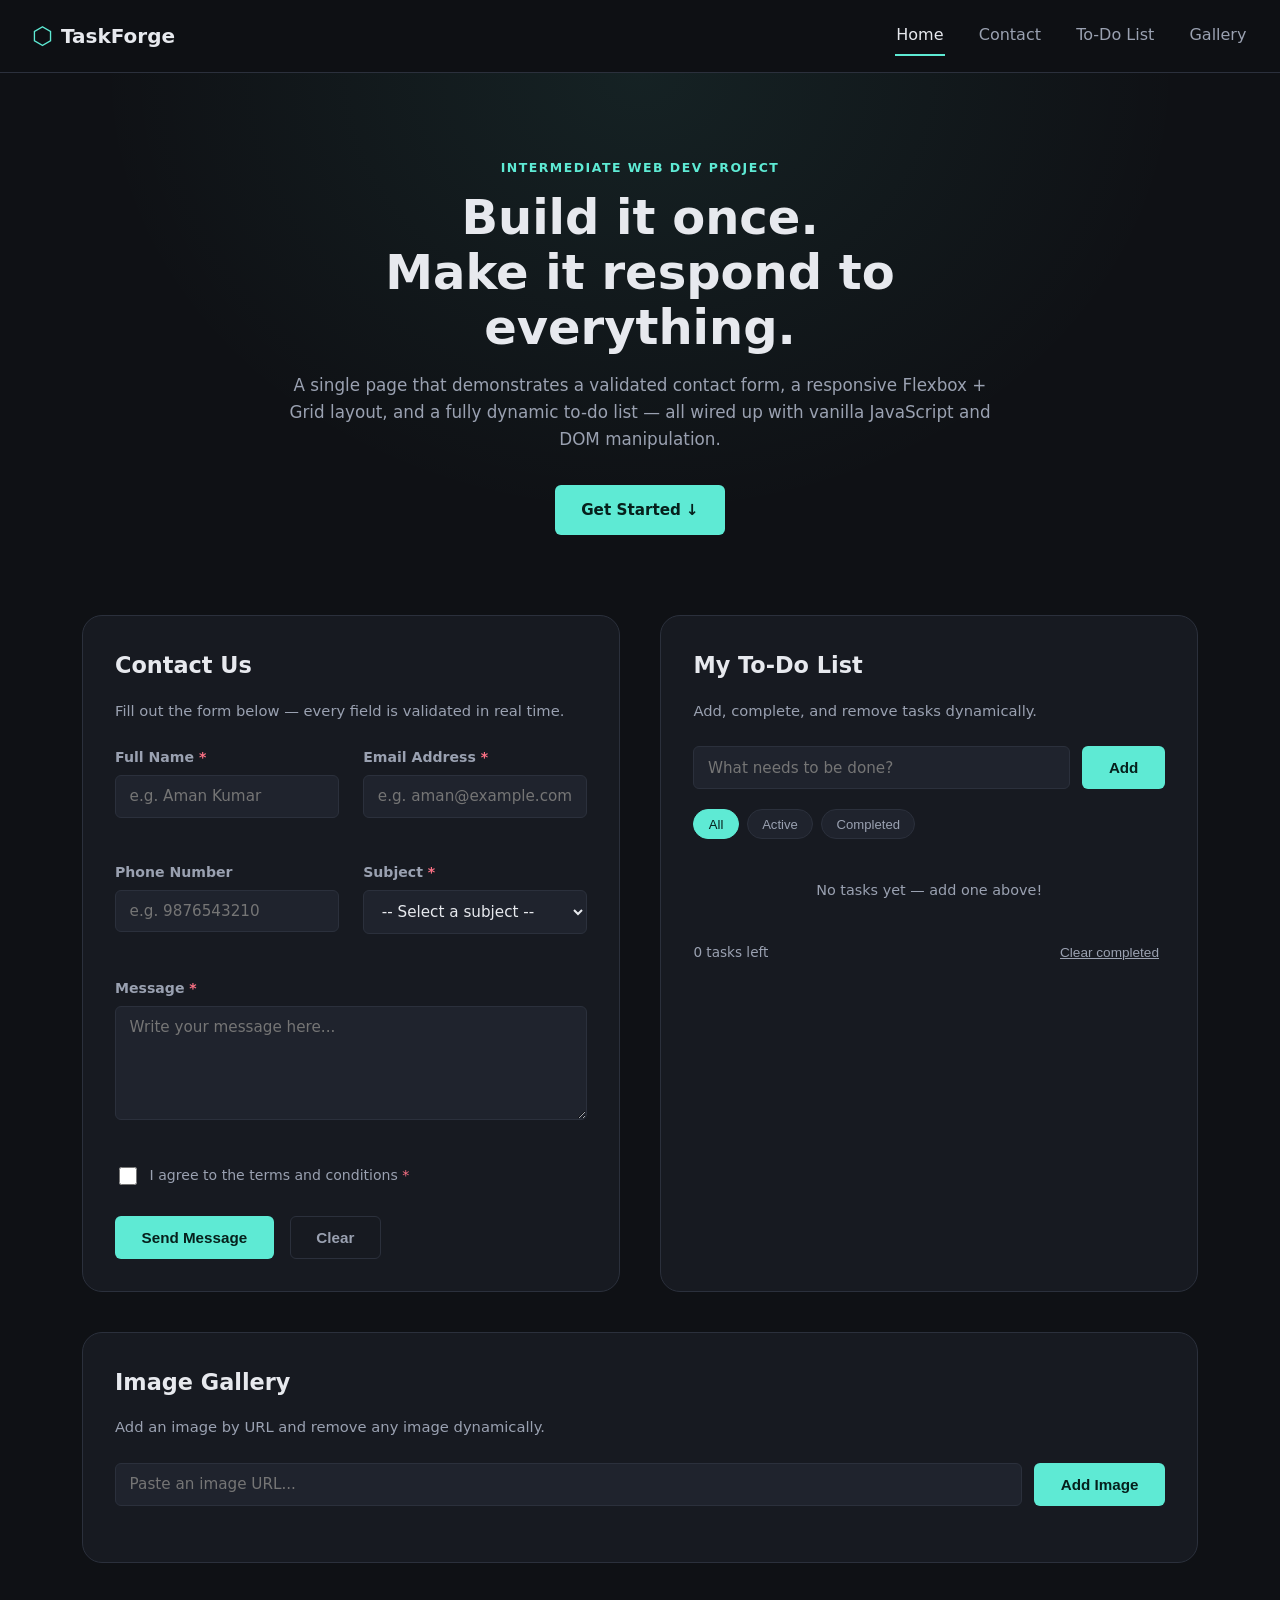
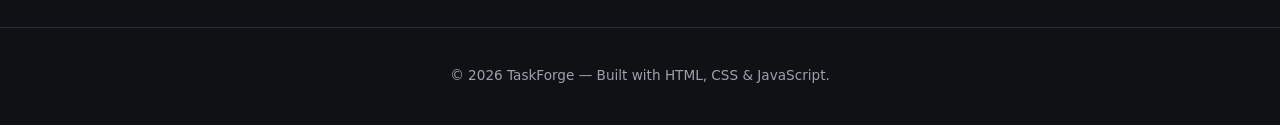
<file: Task-02/index.html>
<!DOCTYPE html>
<html lang="en">
<head>
  <meta charset="UTF-8" />
  <meta name="viewport" content="width=device-width, initial-scale=1.0" />
  <title>TaskForge — Contact &amp; Productivity Hub</title>
  <link rel="stylesheet" href="style.css" />
</head>
<body>

  <!-- ============ NAVIGATION (Flexbox) ============ -->
  <header class="navbar">
    <div class="nav-brand">
      <span class="nav-logo">⬡</span>
      <span class="nav-title">TaskForge</span>
    </div>

    <nav class="nav-links" id="navLinks">
      <a href="#home" class="nav-link active-link">Home</a>
      <a href="#contact" class="nav-link">Contact</a>
      <a href="#todo" class="nav-link">To-Do List</a>
      <a href="#gallery" class="nav-link">Gallery</a>
    </nav>

    <button class="nav-toggle" id="navToggle" aria-label="Toggle navigation">
      <span></span><span></span><span></span>
    </button>
  </header>

  <!-- ============ HERO ============ -->
  <section class="hero" id="home">
    <div class="hero-content">
      <p class="eyebrow">Intermediate Web Dev Project</p>
      <h1>Build it once.<br />Make it respond to everything.</h1>
      <p class="hero-sub">
        A single page that demonstrates a validated contact form, a responsive
        Flexbox + Grid layout, and a fully dynamic to-do list — all wired up
        with vanilla JavaScript and DOM manipulation.
      </p>
      <a href="#contact" class="btn btn-primary">Get Started ↓</a>
    </div>
  </section>

  <!-- ============ MAIN CONTENT GRID ============ -->
  <main class="content-grid">

    <!-- ---------- CONTACT FORM ---------- -->
    <section class="card form-card" id="contact">
      <h2>Contact Us</h2>
      <p class="card-sub">Fill out the form below — every field is validated in real time.</p>

      <form id="contactForm" novalidate>

        <div class="form-group">
          <label for="name">Full Name <span class="req">*</span></label>
          <input type="text" id="name" name="name" placeholder="e.g. Aman Kumar" />
          <span class="error-message" id="nameError"></span>
        </div>

        <div class="form-group">
          <label for="email">Email Address <span class="req">*</span></label>
          <input type="email" id="email" name="email" placeholder="e.g. aman@example.com" />
          <span class="error-message" id="emailError"></span>
        </div>

        <div class="form-group">
          <label for="phone">Phone Number</label>
          <input type="tel" id="phone" name="phone" placeholder="e.g. 9876543210" />
          <span class="error-message" id="phoneError"></span>
        </div>

        <div class="form-group">
          <label for="subject">Subject <span class="req">*</span></label>
          <select id="subject" name="subject">
            <option value="">-- Select a subject --</option>
            <option value="general">General Inquiry</option>
            <option value="support">Technical Support</option>
            <option value="feedback">Feedback</option>
          </select>
          <span class="error-message" id="subjectError"></span>
        </div>

        <div class="form-group full-width">
          <label for="message">Message <span class="req">*</span></label>
          <textarea id="message" name="message" rows="5" placeholder="Write your message here..."></textarea>
          <span class="error-message" id="messageError"></span>
        </div>

        <div class="form-group full-width checkbox-group">
          <input type="checkbox" id="agree" name="agree" />
          <label for="agree" class="checkbox-label">I agree to the terms and conditions <span class="req">*</span></label>
          <span class="error-message" id="agreeError"></span>
        </div>

        <div class="form-actions full-width">
          <button type="submit" class="btn btn-primary">Send Message</button>
          <button type="reset" class="btn btn-secondary" id="resetBtn">Clear</button>
        </div>

        <p class="form-success" id="formSuccess">✓ Message sent successfully!</p>
      </form>
    </section>

    <!-- ---------- TO-DO LIST ---------- -->
    <section class="card todo-card" id="todo">
      <h2>My To-Do List</h2>
      <p class="card-sub">Add, complete, and remove tasks dynamically.</p>

      <form id="todoForm" class="todo-input-row">
        <input type="text" id="todoInput" placeholder="What needs to be done?" autocomplete="off" />
        <button type="submit" class="btn btn-primary">Add</button>
      </form>

      <div class="todo-filters">
        <button class="filter-btn active-filter" data-filter="all">All</button>
        <button class="filter-btn" data-filter="active">Active</button>
        <button class="filter-btn" data-filter="completed">Completed</button>
      </div>

      <ul class="todo-list" id="todoList"></ul>

      <div class="todo-footer">
        <span id="todoCount">0 tasks left</span>
        <button id="clearCompleted" class="link-btn">Clear completed</button>
      </div>
    </section>

    <!-- ---------- IMAGE GALLERY (Grid) ---------- -->
    <section class="card gallery-card" id="gallery">
      <h2>Image Gallery</h2>
      <p class="card-sub">Add an image by URL and remove any image dynamically.</p>

      <form id="galleryForm" class="gallery-input-row">
        <input type="url" id="imageUrlInput" placeholder="Paste an image URL..." />
        <button type="submit" class="btn btn-primary">Add Image</button>
      </form>

      <div class="gallery-grid" id="galleryGrid">
        <!-- images injected by JS -->
      </div>
    </section>

  </main>

  <footer class="site-footer">
    <p>&copy; 2026 TaskForge — Built with HTML, CSS &amp; JavaScript.</p>
  </footer>

  <script src="script.js"></script>
</body>
</html>
</file>
<file: Task-02/style.css>
/* ===========================================================
   TaskForge — style.css
   Design tokens
   =========================================================== */
:root {
  --color-bg: #0f1115;
  --color-surface: #171a21;
  --color-surface-raised: #1f232d;
  --color-border: #2b303c;
  --color-text: #e7e9ee;
  --color-text-muted: #9aa1b1;
  --color-accent: #5eead4;      /* teal */
  --color-accent-strong: #2dd4bf;
  --color-danger: #fb7185;
  --color-success: #4ade80;

  --font-display: 'Segoe UI', system-ui, -apple-system, sans-serif;
  --font-body: 'Segoe UI', system-ui, -apple-system, sans-serif;

  --radius-sm: 6px;
  --radius-md: 12px;
  --radius-lg: 20px;

  --gap-sm: 0.75rem;
  --gap-md: 1.5rem;
  --gap-lg: 2.5rem;

  --max-width: 1180px;
}

* { box-sizing: border-box; }

html, body {
  margin: 0;
  padding: 0;
  background: var(--color-bg);
  color: var(--color-text);
  font-family: var(--font-body);
  line-height: 1.6;
  scroll-behavior: smooth;
}

h1, h2, h3 {
  font-family: var(--font-display);
  font-weight: 700;
  margin: 0 0 0.5rem 0;
}

a { color: var(--color-accent); text-decoration: none; }

/* ===========================================================
   NAVBAR — Flexbox
   =========================================================== */
.navbar {
  display: flex;
  align-items: center;
  justify-content: space-between;
  padding: 1rem 2rem;
  background: rgba(15, 17, 21, 0.85);
  backdrop-filter: blur(8px);
  border-bottom: 1px solid var(--color-border);
  position: sticky;
  top: 0;
  z-index: 100;
}

.nav-brand {
  display: flex;
  align-items: center;
  gap: 0.5rem;
  font-weight: 700;
  font-size: 1.25rem;
}

.nav-logo { color: var(--color-accent); font-size: 1.5rem; }

.nav-links {
  display: flex;
  gap: 2rem;
}

.nav-link {
  color: var(--color-text-muted);
  font-weight: 500;
  padding: 0.4rem 0.1rem;
  border-bottom: 2px solid transparent;
  transition: color 0.2s ease, border-color 0.2s ease;
}

.nav-link:hover,
.nav-link.active-link {
  color: var(--color-text);
  border-bottom-color: var(--color-accent);
}

.nav-toggle {
  display: none;
  flex-direction: column;
  justify-content: center;
  gap: 5px;
  width: 32px;
  height: 32px;
  background: none;
  border: none;
  cursor: pointer;
}

.nav-toggle span {
  display: block;
  height: 2px;
  background: var(--color-text);
  border-radius: 2px;
}

/* ===========================================================
   HERO
   =========================================================== */
.hero {
  padding: 4.5rem 2rem 4rem;
  text-align: center;
  background: radial-gradient(ellipse at top, rgba(94, 234, 212, 0.08), transparent 60%);
}

.hero-content { max-width: 720px; margin: 0 auto; }

.eyebrow {
  text-transform: uppercase;
  letter-spacing: 0.12em;
  font-size: 0.78rem;
  color: var(--color-accent);
  font-weight: 600;
  margin-bottom: 0.75rem;
}

.hero h1 {
  font-size: clamp(2rem, 4vw, 3rem);
  line-height: 1.15;
  margin-bottom: 1rem;
}

.hero-sub {
  color: var(--color-text-muted);
  font-size: 1.05rem;
  margin-bottom: 2rem;
}

.btn {
  display: inline-block;
  padding: 0.75rem 1.6rem;
  border-radius: var(--radius-sm);
  border: 1px solid transparent;
  font-weight: 600;
  font-size: 0.95rem;
  cursor: pointer;
  transition: transform 0.15s ease, background 0.2s ease, box-shadow 0.2s ease;
}

.btn:hover { transform: translateY(-1px); }

.btn-primary {
  background: var(--color-accent);
  color: #06201c;
  box-shadow: 0 0 0 0 rgba(94,234,212,0.5);
}
.btn-primary:hover { background: var(--color-accent-strong); }

.btn-secondary {
  background: transparent;
  color: var(--color-text-muted);
  border-color: var(--color-border);
}
.btn-secondary:hover { color: var(--color-text); border-color: var(--color-text-muted); }

/* ===========================================================
   MAIN CONTENT — CSS Grid
   =========================================================== */
.content-grid {
  max-width: var(--max-width);
  margin: 0 auto;
  padding: 1rem 2rem 4rem;
  display: grid;
  grid-template-columns: repeat(2, 1fr);
  gap: var(--gap-lg);
}

.gallery-card { grid-column: 1 / -1; }

.card {
  background: var(--color-surface);
  border: 1px solid var(--color-border);
  border-radius: var(--radius-lg);
  padding: 2rem;
}

.card h2 { font-size: 1.4rem; }
.card-sub { color: var(--color-text-muted); font-size: 0.92rem; margin-bottom: 1.5rem; }

/* ===========================================================
   CONTACT FORM
   =========================================================== */
#contactForm {
  display: grid;
  grid-template-columns: repeat(2, 1fr);
  gap: var(--gap-md);
}

.form-group { display: flex; flex-direction: column; gap: 0.4rem; }
.full-width { grid-column: 1 / -1; }

label { font-size: 0.88rem; font-weight: 600; color: var(--color-text-muted); }
.req { color: var(--color-danger); }

input[type="text"],
input[type="email"],
input[type="tel"],
input[type="url"],
select,
textarea {
  background: var(--color-surface-raised);
  border: 1px solid var(--color-border);
  border-radius: var(--radius-sm);
  padding: 0.7rem 0.85rem;
  color: var(--color-text);
  font-size: 0.95rem;
  font-family: inherit;
  outline: none;
  transition: border-color 0.2s ease, box-shadow 0.2s ease;
}

input:focus, select:focus, textarea:focus {
  border-color: var(--color-accent);
  box-shadow: 0 0 0 3px rgba(94, 234, 212, 0.15);
}

input.invalid, select.invalid, textarea.invalid {
  border-color: var(--color-danger);
}

input.valid, select.valid, textarea.valid {
  border-color: var(--color-success);
}

textarea { resize: vertical; }

.error-message {
  color: var(--color-danger);
  font-size: 0.8rem;
  min-height: 1em;
  display: block;
}

.checkbox-group {
  flex-direction: row;
  align-items: center;
  flex-wrap: wrap;
  gap: 0.6rem;
}
.checkbox-group input { width: 18px; height: 18px; accent-color: var(--color-accent); }
.checkbox-label { margin: 0; font-weight: 500; }

.form-actions { display: flex; gap: 1rem; margin-top: 0.25rem; }

.form-success {
  display: none;
  grid-column: 1 / -1;
  color: var(--color-success);
  background: rgba(74, 222, 128, 0.1);
  border: 1px solid rgba(74, 222, 128, 0.3);
  border-radius: var(--radius-sm);
  padding: 0.75rem 1rem;
  font-weight: 600;
  margin: 0;
}

.form-success.visible { display: block; }

/* ===========================================================
   TO-DO LIST
   =========================================================== */
.todo-input-row { display: flex; gap: 0.75rem; margin-bottom: 1.25rem; }
.todo-input-row input { flex: 1; }

.todo-filters { display: flex; gap: 0.5rem; margin-bottom: 1rem; }

.filter-btn {
  background: var(--color-surface-raised);
  border: 1px solid var(--color-border);
  color: var(--color-text-muted);
  padding: 0.4rem 0.9rem;
  border-radius: 999px;
  font-size: 0.82rem;
  cursor: pointer;
  transition: all 0.2s ease;
}

.filter-btn.active-filter {
  background: var(--color-accent);
  color: #06201c;
  border-color: var(--color-accent);
}

.todo-list {
  list-style: none;
  margin: 0;
  padding: 0;
  display: flex;
  flex-direction: column;
  gap: 0.5rem;
  max-height: 340px;
  overflow-y: auto;
}

.todo-item {
  display: flex;
  align-items: center;
  gap: 0.75rem;
  background: var(--color-surface-raised);
  border: 1px solid var(--color-border);
  border-radius: var(--radius-sm);
  padding: 0.7rem 0.9rem;
}

.todo-item input[type="checkbox"] {
  width: 18px; height: 18px;
  accent-color: var(--color-accent);
  flex-shrink: 0;
}

.todo-text { flex: 1; word-break: break-word; }

.todo-item.completed .todo-text {
  text-decoration: line-through;
  color: var(--color-text-muted);
}

.todo-delete {
  background: none;
  border: none;
  color: var(--color-text-muted);
  cursor: pointer;
  font-size: 1.1rem;
  line-height: 1;
  padding: 0.2rem 0.4rem;
  border-radius: var(--radius-sm);
  transition: color 0.2s ease, background 0.2s ease;
}
.todo-delete:hover { color: var(--color-danger); background: rgba(251, 113, 133, 0.1); }

.todo-empty {
  text-align: center;
  color: var(--color-text-muted);
  padding: 1.5rem 0;
  font-size: 0.9rem;
}

.todo-footer {
  display: flex;
  justify-content: space-between;
  align-items: center;
  margin-top: 1rem;
  font-size: 0.85rem;
  color: var(--color-text-muted);
}

.link-btn {
  background: none;
  border: none;
  color: var(--color-text-muted);
  text-decoration: underline;
  cursor: pointer;
  font-size: 0.85rem;
}
.link-btn:hover { color: var(--color-accent); }

/* ===========================================================
   IMAGE GALLERY — CSS Grid
   =========================================================== */
.gallery-input-row { display: flex; gap: 0.75rem; margin-bottom: 1.5rem; }
.gallery-input-row input { flex: 1; }

.gallery-grid {
  display: grid;
  grid-template-columns: repeat(4, 1fr);
  gap: 1rem;
}

.gallery-item {
  position: relative;
  aspect-ratio: 1 / 1;
  border-radius: var(--radius-md);
  overflow: hidden;
  border: 1px solid var(--color-border);
  background: var(--color-surface-raised);
}

.gallery-item img {
  width: 100%;
  height: 100%;
  object-fit: cover;
  display: block;
}

.gallery-remove {
  position: absolute;
  top: 6px;
  right: 6px;
  width: 28px;
  height: 28px;
  border-radius: 50%;
  background: rgba(15, 17, 21, 0.75);
  border: none;
  color: #fff;
  cursor: pointer;
  font-size: 1rem;
  line-height: 1;
  display: flex;
  align-items: center;
  justify-content: center;
  transition: background 0.2s ease;
}
.gallery-remove:hover { background: var(--color-danger); }

.gallery-empty {
  grid-column: 1 / -1;
  text-align: center;
  color: var(--color-text-muted);
  padding: 2rem 0;
  font-size: 0.9rem;
}

/* ===========================================================
   FOOTER
   =========================================================== */
.site-footer {
  text-align: center;
  padding: 1.5rem;
  color: var(--color-text-muted);
  font-size: 0.85rem;
  border-top: 1px solid var(--color-border);
}

/* ===========================================================
   RESPONSIVE — MEDIA QUERIES
   =========================================================== */

/* Tablet */
@media (max-width: 900px) {
  .content-grid { grid-template-columns: 1fr; }
  .gallery-grid { grid-template-columns: repeat(3, 1fr); }
}

/* Mobile nav + forms */
@media (max-width: 700px) {
  .nav-links {
    position: absolute;
    top: 100%;
    left: 0;
    right: 0;
    background: var(--color-surface);
    border-bottom: 1px solid var(--color-border);
    flex-direction: column;
    padding: 1rem 2rem;
    gap: 1rem;
    display: none;
  }

  .nav-links.open { display: flex; }

  .nav-toggle { display: flex; }

  #contactForm { grid-template-columns: 1fr; }

  .gallery-grid { grid-template-columns: repeat(2, 1fr); }

  .hero { padding: 3rem 1.25rem 2.5rem; }

  .content-grid { padding: 1rem 1.25rem 3rem; }

  .card { padding: 1.5rem; }

  .todo-footer { flex-direction: column; gap: 0.5rem; align-items: flex-start; }
}

@media (max-width: 420px) {
  .gallery-grid { grid-template-columns: repeat(2, 1fr); }
  .form-actions { flex-direction: column; }
  .btn { width: 100%; text-align: center; }
}
</file>
